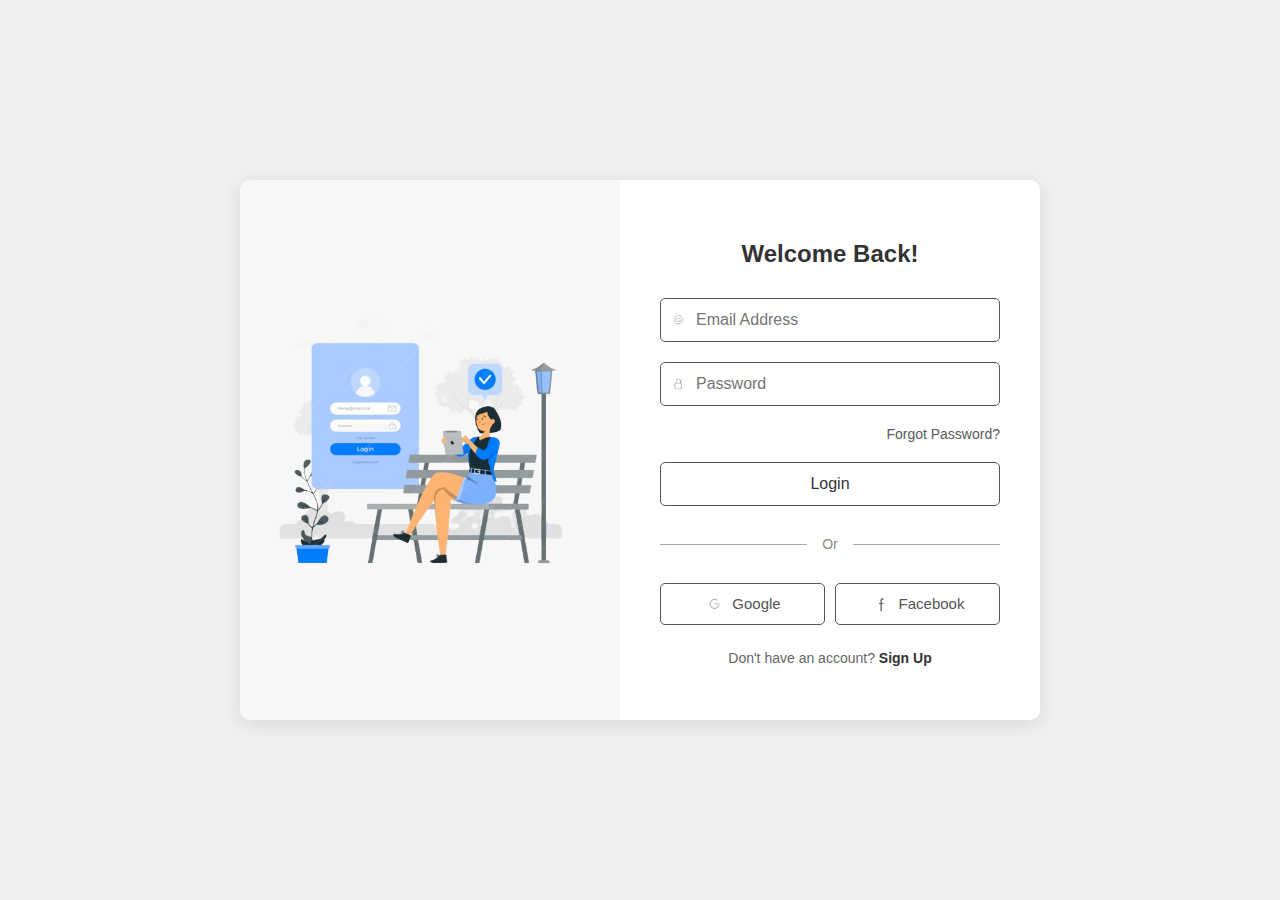
<file: index.html>
<!DOCTYPE html>
<html lang="id">
<head>
    <meta charset="UTF-8">
    <meta name="viewport" content="width=device-width, initial-scale=1.0">
    <title>Halaman Login - 30 Poin</title>
    <link rel="stylesheet" href="style.css">
</head>
<body>
    <div class="login-container">
        <div class="illustration-area">
            <div class="illustration-placeholder">
                <img src="assets/image/login_illustration.png" alt="Ilustrasi Halaman Login" class="login-illustration-image"> 
            </div>
        </div>

        <div class="login-form-area">
            <h2 class="welcome-text">Welcome Back!</h2>
            
            <form id="loginForm">
                <div class="input-group">
                    <img src="assets/image/iconemail.png" alt="Email Icon" class="input-icon"> 
                    <input type="email" id="email" placeholder="Email Address" required>
                </div>
                
                <div class="input-group">
                    <img src="assets/image/iconpassword.png" alt="Password Icon" class="input-icon">
                    <input type="password" id="password" placeholder="Password" required>
                </div>

                <a href="#" class="forgot-password">Forgot Password?</a>
                
                <button type="submit" class="login-button">Login</button>
            </form>

            <div class="separator">
                <hr class="line">
                <span class="or-text">Or</span>
                <hr class="line">
            </div>

            <div class="social-login">
                <button class="social-button google-button">
                    <img src="assets/image/iconggl.png" alt="Google Icon" class="social-icon"> Google
                </button>
                <button class="social-button facebook-button">
                    <img src="assets/image/iconfb.png" alt="Facebook Icon" class="social-icon"> Facebook
                </button>
            </div>

            <p class="signup-text">Don't have an account? <a href="#">Sign Up</a></p>
        </div>
    </div>


    <!-- 🔥 POPUP DARK MODE LOGIN (FINAL) -->
    <div id="loginPopup" class="popup-overlay">
        <div class="popup-box">
            <h3>Login Berhasil 🎉</h3>
            <p>Selamat datang di Dashboard</p>
            <button id="popupOk">Lanjut</button>
        </div>
    </div>


    <script>
        document.getElementById('loginForm').addEventListener('submit', function(event) {
            event.preventDefault(); 

            const email = document.getElementById('email').value.trim();
            const password = document.getElementById('password').value.trim();

            if (email === '' || password === '') {
                alert('Email dan Password tidak boleh kosong!');
            } else {

                // 🔥 TAMPILKAN POPUP DARK MODE
                document.getElementById("loginPopup").style.display = "flex";

                document.getElementById("popupOk").onclick = function() {
                    window.location.href = 'dashboard.html';
                };
            }
        });
    </script>
</body>
</html>
</file>
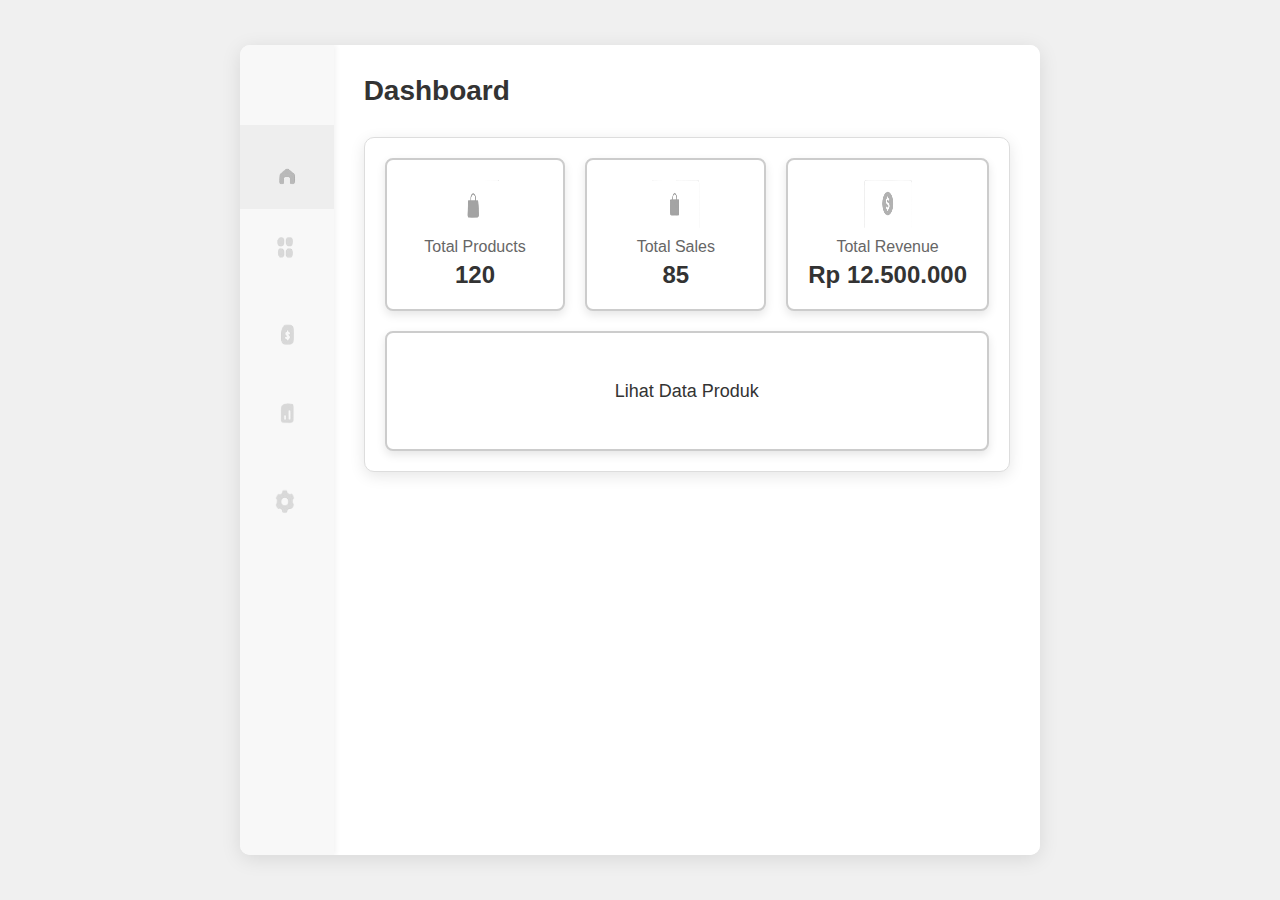
<file: dashboard.html>
<!DOCTYPE html>
<html lang="id">
<head>
    <meta charset="UTF-8">
    <meta name="viewport" content="width=device-width, initial-scale=1.0">
    <title>Dashboard - Universitas Harkat Negeri</title>
    <link rel="stylesheet" href="style.css">
</head>
<body>
    
    <div class="dashboard-wrapper">
        <div class="sidebar">
            <a href="#" class="active" title="Dashboard">
                <img src="assets/image/home.png" alt="Dashboard Icon" class="icon"/>
            </a>
            <a href="products.html" title="Data Produk">
                <img src="assets/image/dataproduk.png" alt="Products Icon" class="icon"/>
            </a>
            <a href="total-sales.html" title="Penjualan">
                 <img src="assets/image/penjualan.png" alt="Sales Icon" class="icon"/>
            </a>
            <a href="laporan.html" title="Laporan">
                <img src="assets/image/laporan.png" alt="Reports Icon" class="icon"/>
            </a>
            <a href="pengaturan.html" title="Pengaturan">
                <img src="assets/image/pengaturan.png" alt="Settings Icon" class="icon"/>
            </a>
        </div>

        <div class="main-content">
            <div class="header">
                <h1>Dashboard</h1>
            </div>

            <div class="main-container-box">
                
                <div class="summary-cards" id="summaryCards"></div>
                
                <div class="navigation-card-area">
                    <a href="products.html" class="navigation-card">
                        Lihat Data Produk
                    </a>
                </div>
            </div>
        </div>
    </div>

<script src="script.js"></script>

</body>
</html>
</file>
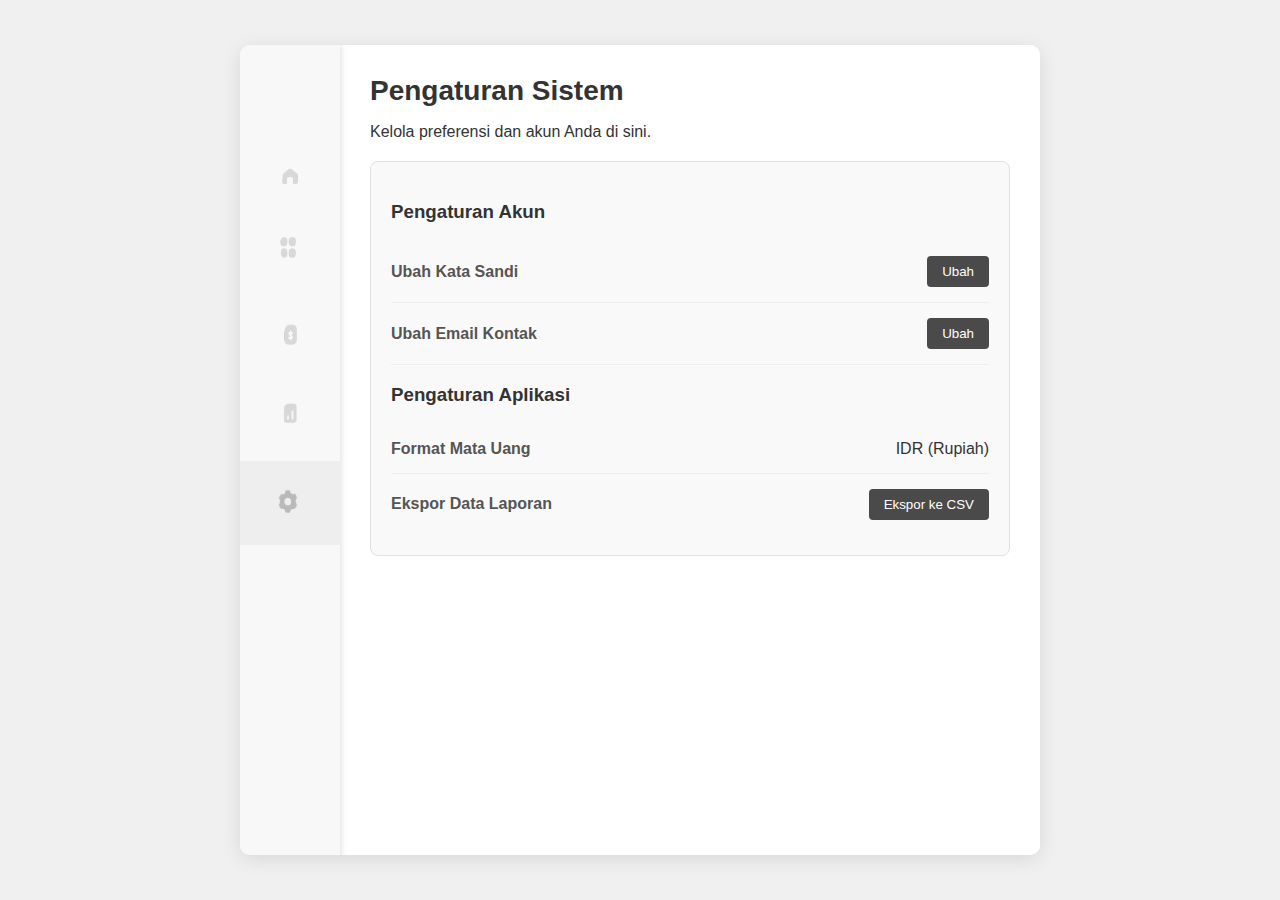
<file: pengaturan.html>
<!DOCTYPE html>
<html lang="id">
<head>
    <meta charset="UTF-8">
    <meta name="viewport" content="width=device-width, initial-scale=1.0">
    <title>Pengaturan Sistem - Universitas Harkat Negeri</title>
    <style>
        /* CSS UMUM */
        body { font-family: Arial, sans-serif; margin: 0; display: flex; justify-content: center; align-items: center; min-height: 100vh; color: #333; background-color: #f0f0f0; }
        .dashboard-wrapper { display: flex; width: 800px; height: 90vh; max-height: 900px; background-color: #fff; border-radius: 10px; box-shadow: 0 4px 20px rgba(0, 0, 0, 0.1); overflow: hidden; }
        
        /* SIDEBAR STYLES */
        .sidebar { width: 100px; background-color: #f8f8f8; box-shadow: 2px 0 5px rgba(0, 0, 0, 0.1); display: flex; flex-direction: column; align-items: center; padding-top: 80px; height: 100%; z-index: 10; }
        .sidebar a { padding: 2px 0; text-align: center; display: flex; justify-content: center; align-items: center; text-decoration: none; width: 100%; transition: background-color 0.3s; box-sizing: border-box; }
        .sidebar a:hover { background-color: #eeeeee; }
        .sidebar .icon { width: 80px; height: 80px; filter: grayscale(100%) opacity(0.5); transition: opacity 0.3s, filter 0.3s; }
        .sidebar a:hover .icon { opacity: 1; filter: none; }
        .sidebar a.active-link { background-color: #eeeeee; padding-top: 2px; padding-bottom: 2px; border-left: 5px solid #4a4a4a; margin-left: -5px; width: calc(100% + 5px); }
        .sidebar a.active-link .icon { filter: none; opacity: 1; }
        
        /* MAIN CONTENT & HEADER */
        .main-content { flex-grow: 1; padding: 30px; background-color: #fff; overflow-y: auto; }
        .header { margin-bottom: 20px; }
        .header h1 { font-size: 28px; font-weight: bold; color: #333; margin: 0; }

        /* Konten Pengaturan */
        .settings-container {
            margin-top: 20px;
            padding: 20px;
            background-color: #f9f9f9;
            border-radius: 8px;
            border: 1px solid #e0e0e0;
        }

        .setting-item {
            display: flex;
            justify-content: space-between;
            align-items: center;
            padding: 15px 0;
            border-bottom: 1px solid #eee;
        }

        .setting-item:last-child {
            border-bottom: none;
        }

        .setting-item label {
            font-weight: bold;
            color: #555;
        }

        .setting-item button {
            padding: 8px 15px;
            border: none;
            border-radius: 4px;
            cursor: pointer;
            background-color: #4a4a4a;
            color: white;
            transition: background-color 0.3s;
        }

        .setting-item button:hover {
            background-color: #333;
        }

        /* ================= MODAL GLOBAL ================ */
        .modal {
            position: fixed;
            top: 0; left: 0;
            width: 100%; height: 100%;
            background: rgba(0,0,0,0.35);
            display: none; /* Default hidden */
            justify-content: center;
            align-items: center;
            z-index: 9999;
        }

        .modal-box {
            background: white;
            width: 350px;
            padding: 22px;
            border-radius: 10px;
            box-shadow: 0 8px 20px rgba(0,0,0,0.25);
        }

        .modal-box label {
            display: block;
            margin-bottom: 4px;
            font-size: 14px;
            font-weight: bold;
            color: #555;
        }

        .modal-box input {
            width: 100%;
            padding: 10px;
            border: 1px solid #ccc;
            border-radius: 6px;
            margin-bottom: 12px;
        }

        .modal-box button {
            padding: 8px 15px;
            border: none;
            border-radius: 6px;
            cursor: pointer;
            font-weight: bold;
        }

        .cancel-btn { background: #ddd; margin-right: 5px; }
        .save-btn { background: #4a4a4a; color: white; }
    </style>
</head>
<body>

    <div class="dashboard-wrapper">
        
        <div class="sidebar">
            <a href="dashboard.html" title="Dashboard"> 
                <img src="assets/image/home.png" alt="Dashboard Icon" class="icon"/>
            </a>
            <a href="total-products.html" title="Data Produk">
                <img src="assets/image/dataproduk.png" alt="Products Icon" class="icon"/>
            </a>
            <a href="total-sales.html" title="Penjualan">
                <img src="assets/image/penjualan.png" alt="Sales Icon" class="icon"/>
            </a>
            <a href="laporan.html" title="Laporan"> 
                <img src="assets/image/laporan.png" alt="Reports Icon" class="icon"/>
            </a>
            <a href="pengaturan.html" class="active-link" title="Pengaturan"> 
                <img src="assets/image/pengaturan.png" alt="Settings Icon" class="icon"/>
            </a>
        </div>
        <div class="main-content">
            <div class="header">
                <h1>Pengaturan Sistem</h1> 
                <p>Kelola preferensi dan akun Anda di sini.</p>
            </div>
            
            <div class="settings-container">
                <h3>Pengaturan Akun</h3>
                <div class="setting-item">
                    <label>Ubah Kata Sandi</label>
                    <button onclick="openChangePasswordModal()">Ubah</button>
                </div>
                <div class="setting-item">
                    <label>Ubah Email Kontak</label>
                    <button onclick="openChangeEmailModal()">Ubah</button>
                </div>

                <h3>Pengaturan Aplikasi</h3>
                <div class="setting-item">
                    <label>Format Mata Uang</label>
                    <span>IDR (Rupiah)</span>
                </div>
                <div class="setting-item">
                    <label>Ekspor Data Laporan</label>
                    <button onclick="exportData()">Ekspor ke CSV</button>
                </div>
            </div>

        </div>
    </div>

    <div id="passwordModal" class="modal">
        <div class="modal-box">
            <h3>Ubah Kata Sandi</h3>
            
            <label for="oldPass">Kata Sandi Lama</label>
            <input id="oldPass" type="password">
            
            <label for="newPass">Kata Sandi Baru</label>
            <input id="newPass" type="password">

            <label for="confirmPass">Konfirmasi Kata Sandi Baru</label>
            <input id="confirmPass" type="password">

            <div style="text-align:right; margin-top: 15px;">
                <button class="cancel-btn" onclick="closePasswordModal()">Batal</button>
                <button class="save-btn" onclick="savePassword()">Simpan</button>
            </div>
        </div>
    </div>

    <div id="emailModal" class="modal">
        <div class="modal-box">
            <h3>Ubah Email Kontak</h3>
            
            <label for="currentEmail">Email Saat Ini</label>
            <input id="currentEmail" type="email" value="admin@uharkatnegeri.ac.id" disabled>
            
            <label for="newEmail">Email Baru</label>
            <input id="newEmail" type="email">

            <div style="text-align:right; margin-top: 15px;">
                <button class="cancel-btn" onclick="closeEmailModal()">Batal</button>
                <button class="save-btn" onclick="saveEmail()">Simpan</button>
            </div>
        </div>
    </div>

    <script>
        // Fungsi Modal Kata Sandi
        function openChangePasswordModal() {
            document.getElementById("passwordModal").style.display = "flex";
        }

        function closePasswordModal() {
            document.getElementById("passwordModal").style.display = "none";
        }

        function savePassword() {
            closePasswordModal();
            alert("Kata sandi berhasil diperbarui (Simulasi).");
        }
        
        // Fungsi Modal Email
        function openChangeEmailModal() {
            document.getElementById("emailModal").style.display = "flex";
        }

        function closeEmailModal() {
            document.getElementById("emailModal").style.display = "none";
        }

        function saveEmail() {
            const newEmail = document.getElementById("newEmail").value;
            if (newEmail.trim() === "") {
                alert("Email baru tidak boleh kosong.");
                return;
            }
            closeEmailModal();
            alert(`Email berhasil diubah menjadi ${newEmail} (Simulasi).`);
        }

        // Fungsi Ekspor Data
        function exportData() {
            // Simulasi animasi/feedback untuk Ekspor
            const exportButton = event.target;
            const originalText = exportButton.textContent;
            
            exportButton.textContent = "Mengekspor...";
            exportButton.disabled = true;

            setTimeout(() => {
                alert("File laporan telah berhasil diunduh (Simulasi Unduhan CSV).");
                exportButton.textContent = originalText;
                exportButton.disabled = false;
            }, 1500); // Simulasi waktu proses 1.5 detik
        }
    </script>

</body>
</html>
</file>
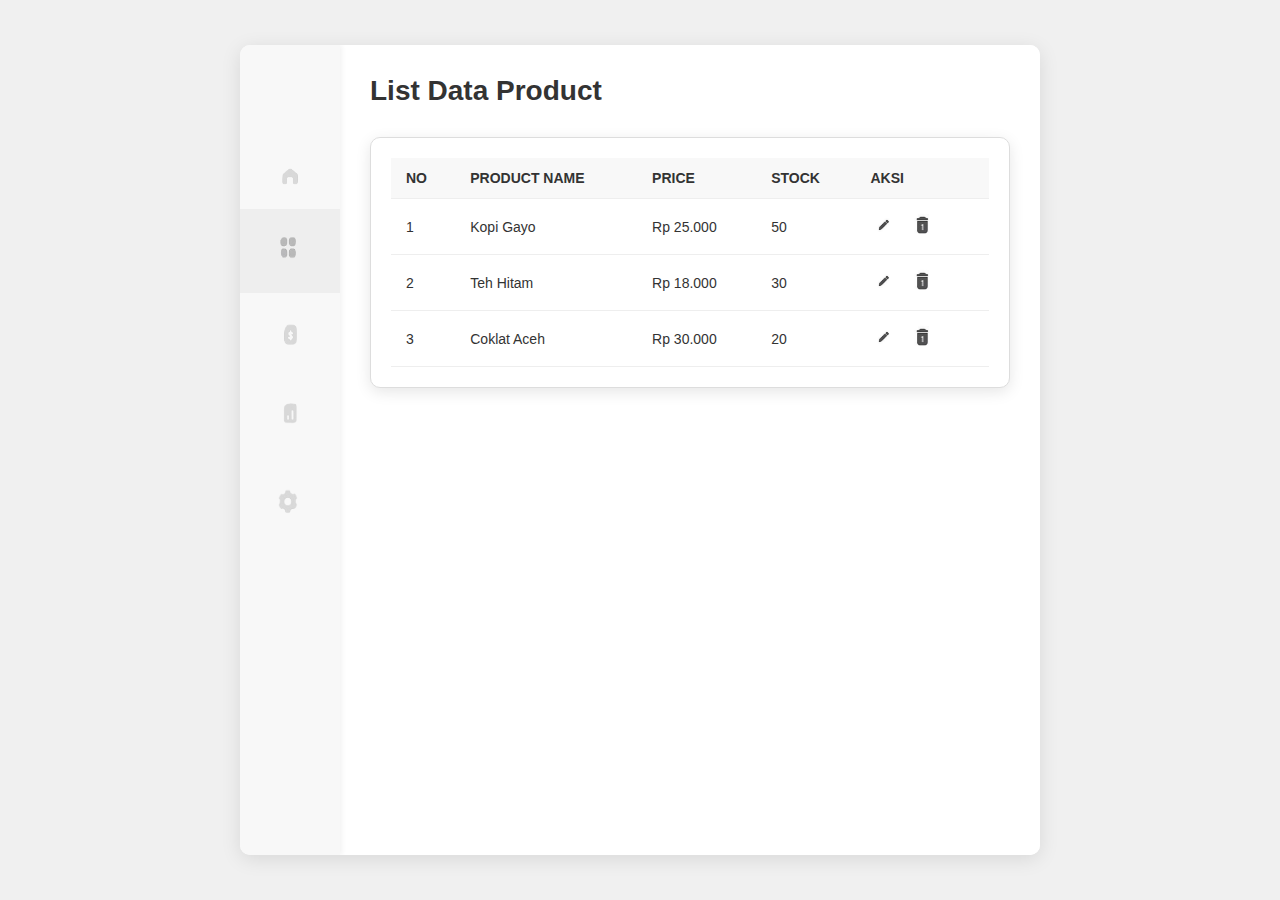
<file: products.html>
<!DOCTYPE html>
<html lang="id">
<head>
    <meta charset="UTF-8">
    <meta name="viewport" content="width=device-width, initial-scale=1.0">
    <title>Data Produk - Universitas Harkat Negeri</title>
    <link rel="stylesheet" href="style.css">
</head>
<body>
    
    <div class="products-wrapper">
        <div class="sidebar">
            <a href="dashboard.html" title="Dashboard"><img src="assets/image/home.png" class="icon"></a>
            <a href="products.html" class="active" title="Data Produk"><img src="assets/image/dataproduk.png" class="icon"></a>
            <a href="total-sales.html" title="Penjualan"><img src="assets/image/penjualan.png" class="icon"></a>
            <a href="laporan.html" title="Laporan"><img src="assets/image/laporan.png" class="icon"></a>
            <a href="#" title="Pengaturan"><img src="assets/image/pengaturan.png" class="icon"></a>
        </div>

        <div class="main-content">
            <div class="header"><h1>List Data Product</h1></div>

            <div class="main-container-box">
                <table class="product-table">
                    <thead>
                        <tr>
                            <th>No</th>
                            <th>Product Name</th>
                            <th>Price</th>
                            <th>Stock</th>
                            <th>Aksi</th>
                        </tr>
                    </thead>
                    <tbody id="productTableBody"></tbody>
                </table>
            </div>
        </div>
    </div> 

    <div id="editModal" class="modal">
        <div class="modal-box">
            <h3>Edit Produk</h3>

            <label for="editName">Nama Produk</label>
            <input id="editName" type="text">

            <label for="editPrice">Harga</label>
            <input id="editPrice" type="number">

            <label for="editStock">Stok</label>
            <input id="editStock" type="number">

            <div style="text-align:right;">
                <button class="cancel-btn" onclick="closeEdit()">Batal</button>
                <button class="save-btn" onclick="saveEdit()">Simpan</button>
            </div>
        </div>
    </div>

    <div id="deleteModal" class="modal">
        <div class="modal-box">
            <h3>Hapus Produk</h3>
            <p id="deleteText"></p>

            <div style="text-align:right;">
                <button class="cancel-btn" onclick="closeDelete()">Batal</button>
                <button class="delete-btn" onclick="confirmDelete()">Hapus</button>
            </div>
        </div>
    </div>

    <script src="script.js"></script>

</body>
</html>
</file>
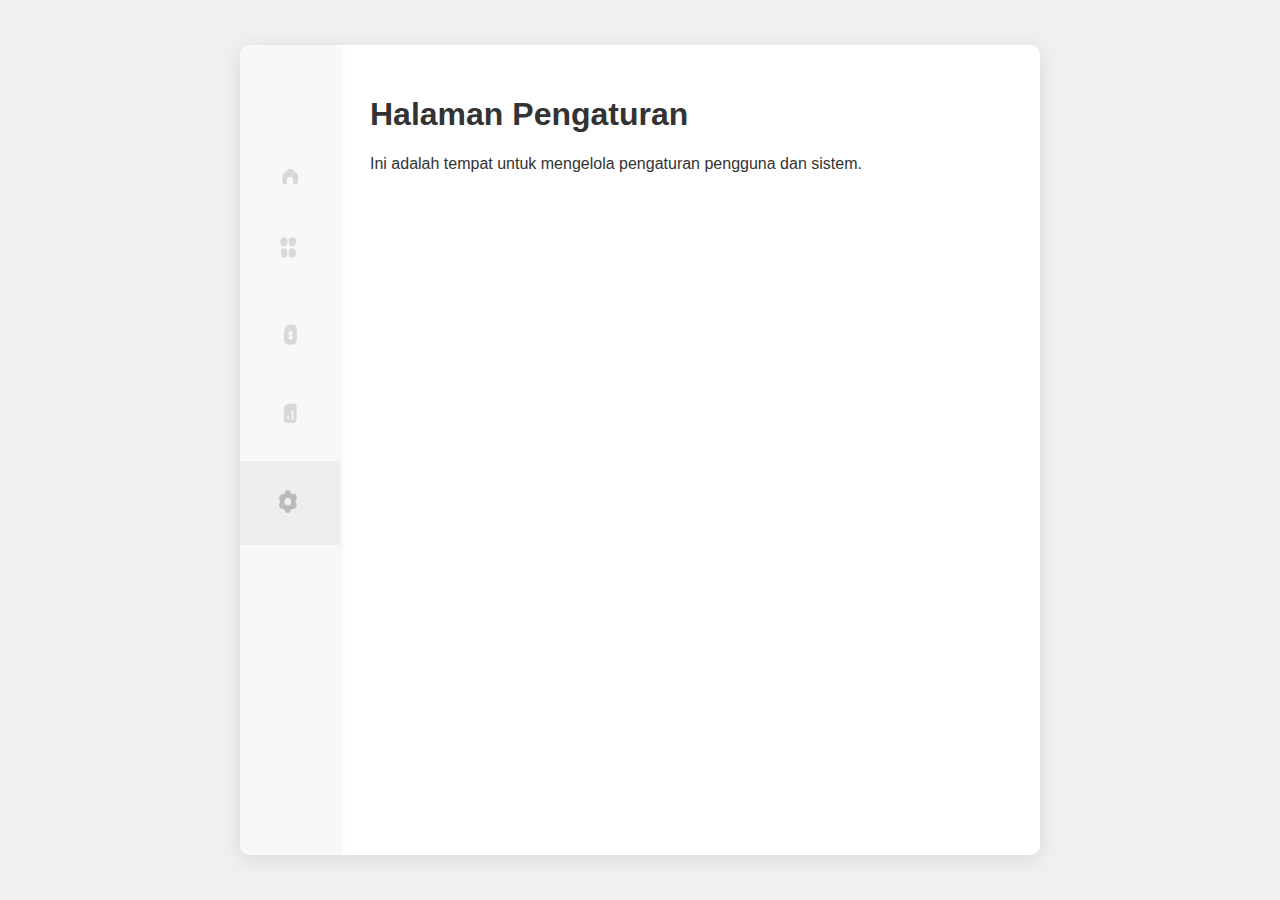
<file: setings.html>
<!DOCTYPE html>
<html lang="id">
<head>
    <meta charset="UTF-8">
    <meta name="viewport" content="width=device-width, initial-scale=1.0">
    <title>Pengaturan</title>
    <link rel="stylesheet" href="style.css"> 
    <style> /* Tambahkan ulang semua tag <style> dari dashboard.html di sini untuk styling yang sama */ </style>
</head>
<body>
    <div class="dashboard-wrapper">
        <div class="sidebar">
            <a href="dashboard.html" title="Dashboard">
                <img src="assets/image/home.png" alt="Dashboard Icon" class="icon"/>
            </a>
            <a href="products.html" title="Data Produk">
                <img src="assets/image/dataproduk.png" alt="Products Icon" class="icon"/>
            </a>
            <a href="sales.html" title="Penjualan">
                <img src="assets/image/penjualan.png" alt="Sales Icon" class="icon"/>
            </a>
            <a href="reports.html" title="Laporan">
                <img src="assets/image/laporan.png" alt="Reports Icon" class="icon"/>
            </a>
            <a href="settings.html" class="active" title="Pengaturan"> <img src="assets/image/pengaturan.png" alt="Settings Icon" class="icon"/>
            </a>
        </div>
        <div class="main-content">
            <h1>Halaman Pengaturan</h1>
            <p>Ini adalah tempat untuk mengelola pengaturan pengguna dan sistem.</p>
        </div>
    </div>
</body>
</html>
</file>
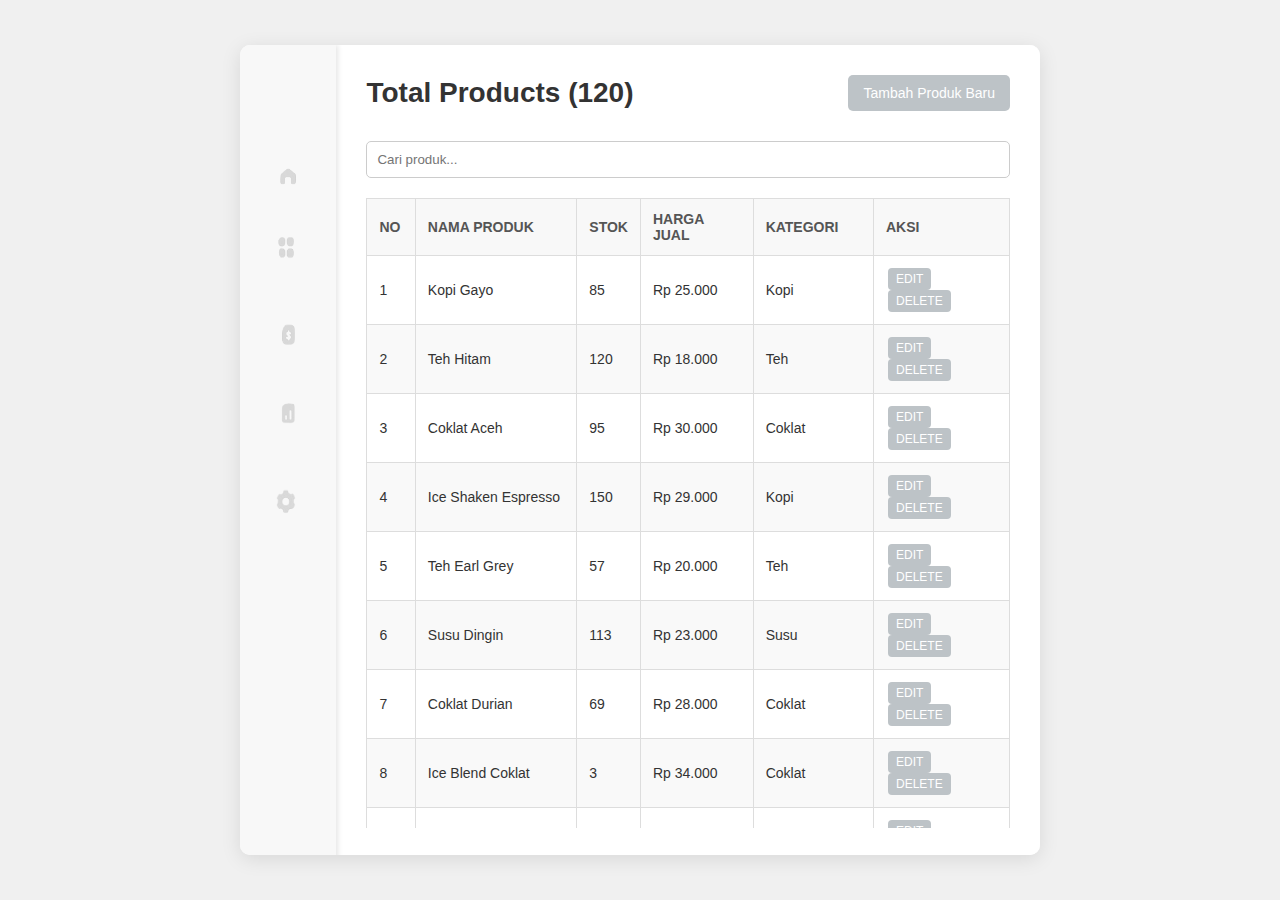
<file: total-products.html>
<!DOCTYPE html>
<html lang="id">
<head>
    <meta charset="UTF-8">
    <meta name="viewport" content="width=device-width, initial-scale=1.0">
    <title>Total Products - Universitas Harkat Negeri</title>
    <style>
        /* CSS DARI KODE SEBELUMNYA TIDAK BERUBAH */
        body {
            font-family: Arial, sans-serif;
            margin: 0;
            display: flex;
            justify-content: center; 
            align-items: center;
            min-height: 100vh; 
            color: #333;
            background-color: #f0f0f0; 
        }

        .dashboard-wrapper {
            display: flex;
            width: 800px; 
            height: 90vh; 
            max-height: 900px; 
            background-color: #fff;
            border-radius: 10px;
            box-shadow: 0 4px 20px rgba(0, 0, 0, 0.1);
            overflow: hidden; 
        }
        
        /* SIDEBAR (Tanpa Sorotan) */
        .sidebar {
            width: 100px;
            background-color: #f8f8f8; 
            box-shadow: 2px 0 5px rgba(0, 0, 0, 0.1); 
            display: flex;
            flex-direction: column;
            align-items: center;
            padding-top: 80px; 
            position: static; 
            height: 100%;
            z-index: 10;
        }

        .sidebar a {
            padding: 2px 0; 
            text-align: center;
            display: flex;
            justify-content: center;
            align-items: center;
            text-decoration: none;
            width: 100%;
            transition: background-color 0.3s;
            box-sizing: border-box; 
        }
        
        .sidebar a:hover {
            background-color: #eeeeee; 
        }

        .sidebar .icon {
            width: 80px; 
            height: 80px;
            filter: grayscale(100%) opacity(0.5); 
            transition: opacity 0.3s, filter 0.3s;
        }
        
        .sidebar a:hover .icon {
            opacity: 1; 
            filter: none; 
        }

        .sidebar a.active-link {
            background-color: #eeeeee; 
            padding-top: 2px; 
            padding-bottom: 2px; 
            border-left: 5px solid #4a4a4a; 
            margin-left: -5px;
            width: calc(100% + 5px); 
        }
        
        .sidebar a.active-link .icon {
            filter: none; 
            opacity: 1; 
        }
        /* END SIDEBAR */

        /* MAIN CONTENT */
        .main-content {
            flex-grow: 1;
            padding: 30px;
            background-color: #fff; 
            overflow-y: auto; 
            box-shadow: none; 
        }
        
        .header {
            margin-bottom: 30px;
            /* DIUBAH: Mengatur header agar bisa menampung tombol di kanan */
            display: flex; 
            justify-content: space-between;
            align-items: center;
        }

        .header h1 {
            font-size: 28px;
            font-weight: bold;
            color: #333;
            margin: 0;
        }

        /* CONTENT BARU UNTUK HALAMAN DETAIL */
        .main-content-area {
            padding: 0;
            background: none;
            box-shadow: none;
        }

        /* Search input */
        .search-container {
            margin-bottom: 20px;
        }
        
        .search-container input {
            width: 100%; 
            padding: 10px;
            border-radius: 5px;
            border: 1px solid #ccc;
            box-sizing: border-box; 
        }

        /* TABLE STYLING */
        table {
            width: 100%;
            border-collapse: collapse;
            margin-top: 0; 
            border: 1px solid #ddd; 
        }

        th, td {
            padding: 12px;
            border: 1px solid #ddd; 
            text-align: left;
            font-size: 14px;
        }

        th {
            background: #f8f8f8;
            font-weight: bold;
            color: #555;
            text-transform: uppercase;
        }

        tr:nth-child(even) {
            background-color: #f9f9f9;
        }

        /* Button Styling */
        .btn {
            padding: 4px 8px; 
            font-size: 12px; 
            font-weight: 500;
            text-transform: uppercase;
            border-radius: 4px;
            cursor: pointer;
            border: none;
            color: black; /* Diubah: Warna teks menjadi hitam agar terlihat di latar abu-abu */
            margin: 0 2px; 
            background: #bdc3c7; /* Diubah: Abu Terang untuk Edit/Delete */
        }

        /* Kelas .edit dan .delete tidak perlu lagi mendefinisikan background */
        .edit {
             /* background: #2ecc71;  Hijau */
             /* background: #bdc3c7; */
             color: white; /* Biarkan teks putih untuk kontras yang lebih baik pada abu terang */
        }

        .delete {
             /* background: #e74c3c;  Merah */
             /* background: #bdc3c7; */
             color: white; /* Biarkan teks putih untuk kontras yang lebih baik pada abu terang */
        }
        
        /* Scroll area untuk tabel */
        .scroll-area {
            max-height: calc(90vh - 180px); 
            overflow-y: auto;
        }

        /* --- CSS BARU UNTUK MODAL TAMBAH PRODUK --- */
        .add-product-btn {
            background-color: #bdc3c7; /* Diubah: Abu Terang */
            color: white;
            padding: 10px 15px;
            border: none;
            border-radius: 5px;
            cursor: pointer;
            font-size: 14px;
            transition: background-color 0.3s;
        }

        .add-product-btn:hover {
            background-color: #95a5a6; /* Diubah: Abu Sedikit Lebih Gelap untuk hover */
        }
        
        .modal {
            display: none; 
            position: fixed; 
            z-index: 20; 
            left: 0;
            top: 0;
            width: 100%; 
            height: 100%; 
            overflow: auto; 
            background-color: rgba(0,0,0,0.4); 
            padding-top: 60px;
        }

        .modal-content {
            background-color: #fefefe;
            margin: 5% auto; 
            padding: 20px;
            border: 1px solid #888;
            width: 80%; 
            max-width: 400px;
            border-radius: 8px;
            box-shadow: 0 5px 15px rgba(0,0,0,0.3);
        }

        .close-btn {
            color: #aaa;
            float: right;
            font-size: 28px;
            font-weight: bold;
        }

        .close-btn:hover,
        .close-btn:focus {
            color: #000;
            text-decoration: none;
            cursor: pointer;
        }

        .form-group {
            margin-bottom: 15px;
        }

        .form-group label {
            display: block;
            margin-bottom: 5px;
            font-weight: bold;
        }

        .form-group input, .form-group select {
            width: 100%;
            padding: 8px;
            border: 1px solid #ccc;
            border-radius: 4px;
            box-sizing: border-box;
        }

        .form-submit-btn {
            background-color: #bdc3c7; /* Diubah: Abu Terang */
            color: white;
            padding: 10px 15px;
            border: none;
            border-radius: 5px;
            cursor: pointer;
            width: 100%;
            font-size: 16px;
        }

        .form-submit-btn:hover {
            background-color: #95a5a6; /* Diubah: Abu Sedikit Lebih Gelap untuk hover */
        }
    </style>
</head>
<body>

    <div class="dashboard-wrapper">
        <div class="sidebar">
            <a href="dashboard.html" title="Dashboard"> 
                <img src="assets/image/home.png" alt="Dashboard Icon" class="icon"/>
            </a>
            <a href="products.html" title="Data Produk"> 
                <img src="assets/image/dataproduk.png" alt="Products Icon" class="icon"/>
            </a>
            <a href="penjualan.html" title="Penjualan">
                <img src="assets/image/penjualan.png" alt="Sales Icon" class="icon"/>
            </a>
            <a href="laporan.html" title="Laporan">
                <img src="assets/image/laporan.png" alt="Reports Icon" class="icon"/>
            </a>
            <a href="pengaturan.html" title="Pengaturan">
                <img src="assets/image/pengaturan.png" alt="Settings Icon" class="icon"/>
            </a>
        </div>

        <div class="main-content">
            <div class="header">
                <h1 id="totalProductsHeader">Total Products (120)</h1> 
                <button id="addProductBtn" class="add-product-btn">Tambah Produk Baru</button>
            </div>

            <div class="main-content-area">

                <div class="search-container">
                    <input type="text" id="search" placeholder="Cari produk...">
                </div>

                <div class="scroll-area">
                    <table id="productsTable">
                        <thead>
                            <tr>
                                <th>No</th>
                                <th>Nama Produk</th>
                                <th>Stok</th>
                                <th>Harga Jual</th>
                                <th>Kategori</th>
                                <th>Aksi</th>
                            </tr>
                        </thead>
                        <tbody>
                            </tbody>
                    </table>
                </div>
            </div>
        </div>
    </div>

    <div id="addProductModal" class="modal">
        <div class="modal-content">
            <span class="close-btn">&times;</span>
            <h2>Tambah Produk Baru</h2>
            <form id="productForm">
                <div class="form-group">
                    <label for="productName">Nama Produk:</label>
                    <input type="text" id="productName" name="productName" required>
                </div>
                <div class="form-group">
                    <label for="productStock">Stok:</label>
                    <input type="number" id="productStock" name="productStock" required min="0">
                </div>
                <div class="form-group">
                    <label for="productPrice">Harga Jual (Rupiah):</label>
                    <input type="number" id="productPrice" name="productPrice" required min="1000">
                </div>
                <div class="form-group">
                    <label for="productCategory">Kategori:</label>
                    <select id="productCategory" name="productCategory" required>
                        <option value="Kopi">Kopi</option>
                        <option value="Teh">Teh</option>
                        <option value="Susu">Susu</option>
                        <option value="Coklat">Coklat</option>
                        <option value="Jus & Smoothie">Jus & Smoothie</option>
                        <option value="Minuman Segar">Minuman Segar</option>
                        <option value="Lainnya">Lainnya</option>
                    </select>
                </div>
                <button type="submit" class="form-submit-btn">Simpan Produk</button>
            </form>
        </div>
    </div>
    <script>
    const tableBody = document.getElementById("productsTable").getElementsByTagName('tbody')[0];
    const headerTitle = document.getElementById('totalProductsHeader');
    
    // Inisialisasi counter dan total produk dari kode asli
    let TOTAL_PRODUCTS = 120;
    let counter = 1;

    // --- FUNGSI ASLI (TIDAK BERUBAH) ---
    function formatRupiah(number) {
        return new Intl.NumberFormat('id-ID', {
            style: 'currency',
            currency: 'IDR',
            minimumFractionDigits: 0
        }).format(number);
    }
    
    function shuffleArray(array) {
        for (let i = array.length - 1; i > 0; i--) {
            const j = Math.floor(Math.random() * (i + 1));
            [array[i], array[j]] = [array[j], array[i]];
        }
    }

    const logicalProducts = [
        { category: "Kopi", names: ["Kopi Latte", "Cappuccino", "Espresso", "Kopi Susu Gula Aren", "Americano", "Macchiato", "Piccolo", "Affogato", "Mocha Latte", "Kopi Hitam", "Kopi Lemon", "Kopi Karamel", "Kopi Vanilla", "Kopi Hazelnut", "Espresso Tonic", "Ice Shaken Espresso", "Cold Brew", "Flat White", "Gibraltar", "Lungo", "Ristretto", "Kopi Blend", "Kopi Rempah", "Kopi Pandan", "Kopi Kelapa"], priceRange: [20000, 35000] },
        { category: "Teh", names: ["Es Teh Manis", "Teh Lemon", "Es Teh Leci", "Teh Tarik", "Matcha Latte", "Es Thai Tea", "Teh Oolong", "Teh Hijau", "Teh Rosela", "Teh Jahe", "Teh Madu", "Es Teh Peach", "Teh Earl Grey", "Teh Mint", "Teh Rempah", "Teh Susu", "Teh Original", "Teh Hitam Pekat", "Teh Herbal", "Teh Kombucha"], priceRange: [15000, 25000] },
        { category: "Susu", names: ["Susu Vanilla", "Susu Coklat", "Susu Full Cream", "Susu Madu", "Susu Kurma", "Susu Almond", "Susu Kedelai", "Susu Dingin", "Susu Panas", "Susu Karamel", "Susu Tiramisu", "Susu Matcha", "Susu Taro", "Susu Mint", "Susu Strawberry"], priceRange: [18000, 28000] },
        { category: "Coklat", names: ["Coklat Panas", "Ice Blend Coklat", "Coklat Hazelnut", "Coklat Mint", "Coklat Swiss", "Coklat Belgia", "Coklat Klasik", "Coklat Susu", "Coklat Karamel", "Coklat Pedas", "Coklat Alpukat", "Coklat Durian", "Coklat Original", "Coklat Spesial", "Coklat Hitam"], priceRange: [25000, 38000] },
        { category: "Jus & Smoothie", names: ["Jus Mangga", "Jus Alpukat", "Jus Jeruk", "Smoothie Strawberry", "Smoothie Pisang", "Smoothie Buah Naga", "Jus Nanas", "Jus Tomat", "Jus Wortel", "Smoothie Mangga"], priceRange: [22000, 32000] },
        { category: "Minuman Segar", names: ["Air Mineral", "Soda Lemon", "Mocktail Sunset", "Ice Blend Taro", "Ice Blend Vanilla", "Ice Blend Red Velvet", "Air Kelapa Murni", "Jus Apel", "Jus Semangka", "Es Krim Soda", "Sirup Leci", "Sirup Markisa", "Minuman Rempah", "Minuman Energi", "Soda Susu", "Squash Jeruk", "Squash Leci", "Jus Kiwi", "Jus Anggur", "Air Hangat", "Air Dingin", "Lemonade", "Mojito Klasik", "Mojito Leci", "Sparkling Water", "Infused Water Lemon", "Infused Water Berry", "Sirup Mawar", "Soda Gembira", "Minuman Ginseng", "Jus Jambu", "Jus Melon", "Jus Belimbing", "Minuman Beras Kencur", "Es Cendol"], priceRange: [8000, 35000] }
    ];

    function getAllUniqueBeverageProducts() {
        let allProducts = [];
        logicalProducts.forEach(cat => {
            cat.names.forEach(name => {
                const minPrice = cat.priceRange[0];
                const maxPrice = cat.priceRange[1];
                const price = Math.round((Math.random() * (maxPrice - minPrice) + minPrice) / 1000) * 1000;
                
                allProducts.push({
                    name: name,
                    category: cat.category,
                    price: price,
                    stock: Math.floor(Math.random() * 150) + 1 
                });
            });
        });
        shuffleArray(allProducts); 
        return allProducts;
    }

    // Fungsi untuk menambah baris produk ke tabel (DIUBAH agar bisa dipanggil dari form)
    function addProductRow(product) {
        let row = tableBody.insertRow();
        // Nomor urut diambil dari jumlah total baris + 1
        const rowNumber = tableBody.rows.length; 
        
        row.innerHTML = `
            <td>${rowNumber}</td>
            <td>${product.name}</td>
            <td>${product.stock}</td>
            <td>${formatRupiah(product.price)}</td>
            <td>${product.category}</td>
            <td>
                <button class="btn edit">Edit</button>
                <button class="btn delete">Delete</button>
            </td>
        `;

        // Update TOTAL_PRODUCTS dan header
        TOTAL_PRODUCTS = rowNumber;
        headerTitle.textContent = `Total Products (${TOTAL_PRODUCTS})`;
    }

    // --- PENGISIAN DATA AWAL (120 PRODUK) ---
    const requiredProducts = [
        {name: "Kopi Gayo", stock: 85, price: 25000, category: "Kopi"},      
        {name: "Teh Hitam", stock: 120, price: 18000, category: "Teh"},      
        {name: "Coklat Aceh", stock: 95, price: 30000, category: "Coklat"},  
    ];

    requiredProducts.forEach(p => {
        let row = tableBody.insertRow();
        row.innerHTML = `
            <td>${counter++}</td>
            <td>${p.name}</td>
            <td>${p.stock}</td>
            <td>${formatRupiah(p.price)}</td>
            <td>${p.category}</td>
            <td>
                <button class="btn edit">Edit</button>
                <button class="btn delete">Delete</button>
            </td>
        `;
    });
    
    let availableProducts = getAllUniqueBeverageProducts();
    const requiredNames = requiredProducts.map(p => p.name);
    availableProducts = availableProducts.filter(p => !requiredNames.includes(p.name));

    const productsToGenerate = availableProducts.slice(0, TOTAL_PRODUCTS - requiredProducts.length);
    
    productsToGenerate.forEach(p => {
        let row = tableBody.insertRow();
        
        row.innerHTML = `
            <td>${counter++}</td>
            <td>${p.name}</td>
            <td>${p.stock}</td>
            <td>${formatRupiah(p.price)}</td>
            <td>${p.category}</td>
            <td>
                <button class="btn edit">Edit</button>
                <button class="btn delete">Delete</button>
            </td>
        `;
    });


    // Fungsi pencarian
    document.getElementById("search").addEventListener("keyup", function() {
        let keyword = this.value.toLowerCase();
        let rows = tableBody.getElementsByTagName("tr");

        for (let i = 0; i < rows.length; i++) {
            if (rows[i].parentNode.tagName.toLowerCase() === 'thead') continue; 
            
            let text = rows[i].innerText.toLowerCase();
            rows[i].style.display = text.includes(keyword) ? "" : "none";
        }
    });

    // --- FUNGSI BARU UNTUK MODAL DAN TAMBAH PRODUK ---
    const modal = document.getElementById("addProductModal");
    const btn = document.getElementById("addProductBtn");
    const span = document.getElementsByClassName("close-btn")[0];
    const form = document.getElementById("productForm");

    // 1. Membuka modal ketika tombol diklik
    btn.onclick = function() {
        modal.style.display = "block";
    }

    // 2. Menutup modal ketika (x) diklik
    span.onclick = function() {
        modal.style.display = "none";
        form.reset(); 
    }

    // 3. Menutup modal ketika di luar area modal diklik
    window.onclick = function(event) {
        if (event.target == modal) {
            modal.style.display = "none";
            form.reset();
        }
    }

    // 4. Menangani submit form
    form.addEventListener('submit', function(event) {
        event.preventDefault(); 

        const newProduct = {
            name: document.getElementById('productName').value,
            stock: parseInt(document.getElementById('productStock').value),
            price: parseInt(document.getElementById('productPrice').value),
            category: document.getElementById('productCategory').value
        };

        // Tambahkan produk baru ke tabel dan update header
        addProductRow(newProduct); 

        // Tutup modal dan reset form
        modal.style.display = "none";
        form.reset();
        alert(`Produk "${newProduct.name}" berhasil ditambahkan! Total produk sekarang adalah ${TOTAL_PRODUCTS}!`);
    });
</script>

</body>
</html>
</file>
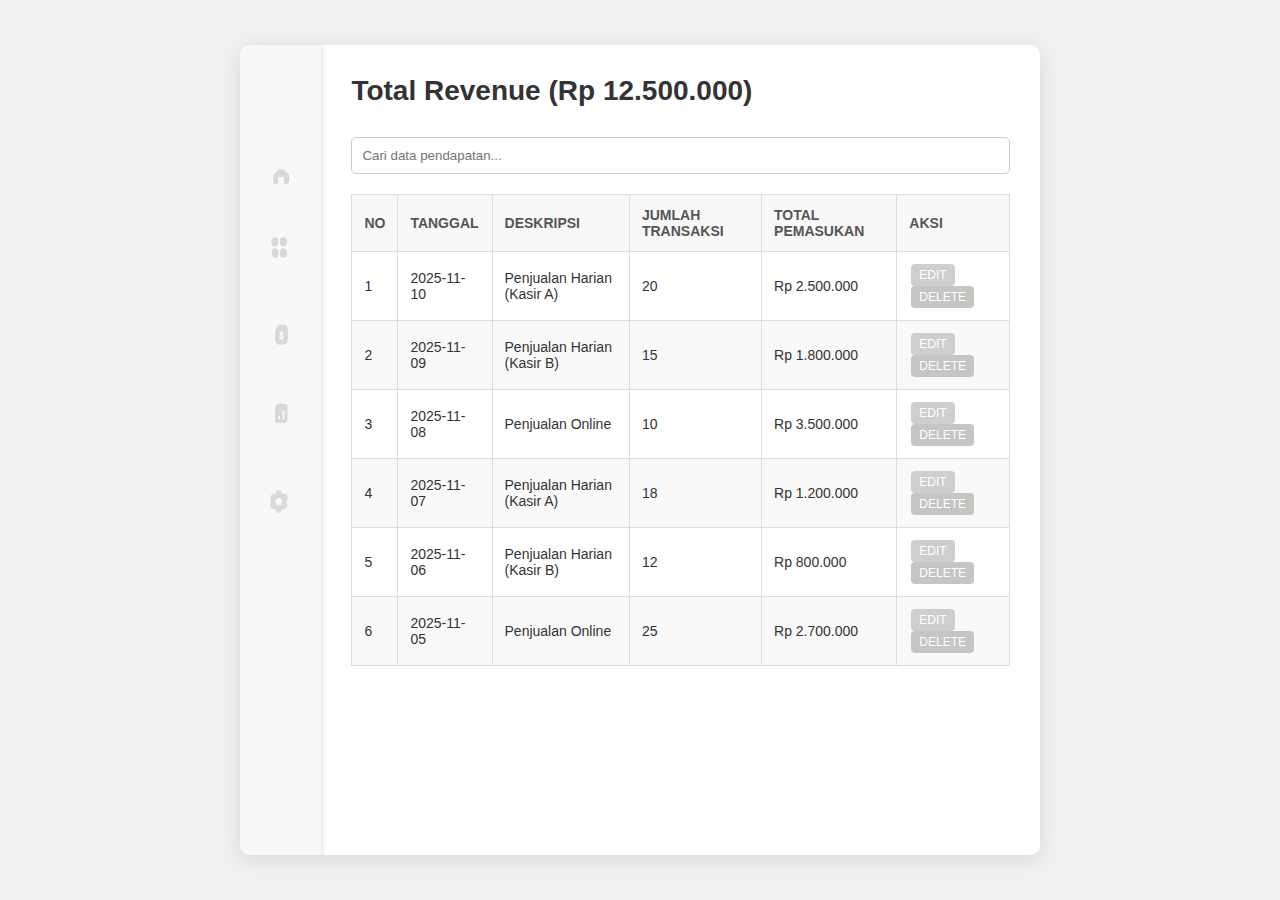
<file: total-revenue.html>
<!DOCTYPE html>
<html lang="id">
<head>
    <meta charset="UTF-8">
    <meta name="viewport" content="width=device-width, initial-scale=1.0">
    <title>Total Revenue - Universitas Harkat Negeri</title>
    <style>
        /* CSS yang DIADAPTASI dari Dashboard Utama (Sama persis dengan total-sales.html) */
        body {
            font-family: Arial, sans-serif;
            margin: 0;
            display: flex;
            justify-content: center; 
            align-items: center;
            min-height: 100vh; 
            color: #333;
            background-color: #f0f0f0; 
        }

        .dashboard-wrapper {
            display: flex;
            width: 800px; 
            height: 90vh; 
            max-height: 900px; 
            background-color: #fff;
            border-radius: 10px;
            box-shadow: 0 4px 20px rgba(0, 0, 0, 0.1);
            overflow: hidden; 
        }
        
        /* SIDEBAR */
        .sidebar {
            width: 100px;
            background-color: #f8f8f8; 
            box-shadow: 2px 0 5px rgba(0, 0, 0, 0.1); 
            display: flex;
            flex-direction: column;
            align-items: center;
            padding-top: 80px; 
            position: static; 
            height: 100%;
            z-index: 10;
        }

        .sidebar a {
            padding: 2px 0; 
            text-align: center;
            display: flex;
            justify-content: center;
            align-items: center;
            text-decoration: none;
            width: 100%;
            transition: background-color 0.3s;
            box-sizing: border-box; 
        }
        
        .sidebar a:hover {
            background-color: #eeeeee; 
        }

        .sidebar .icon {
            width: 80px; 
            height: 80px;
            filter: grayscale(100%) opacity(0.5); 
            transition: opacity 0.3s, filter 0.3s;
        }
        
        .sidebar a:hover .icon {
            opacity: 1; 
            filter: none; 
        }

        /* Kelas active-link Dihapus atau Di-nonaktifkan di sini untuk Total Revenue */
        .sidebar a.active-link {
            /* Menonaktifkan styling aktif */
            background-color: transparent; 
            border-left: none; 
            margin-left: 0;
            width: 100%; 
        }
        
        .sidebar a.active-link .icon {
            /* Menonaktifkan efek filter */
            filter: grayscale(100%) opacity(0.5); 
            opacity: 0.5;
        }
        /* END SIDEBAR */

        /* MAIN CONTENT */
        .main-content {
            flex-grow: 1;
            padding: 30px;
            background-color: #fff; 
            overflow-y: auto; 
            box-shadow: none; 
        }
        
        .header {
            margin-bottom: 30px;
        }

        .header h1 {
            font-size: 28px;
            font-weight: bold;
            color: #333;
            margin: 0;
        }

        /* CONTENT BARU UNTUK HALAMAN DETAIL */
        
        .main-content-area {
            padding: 0;
            background: none;
            box-shadow: none;
        }

        /* Search input */
        .search-container {
            margin-bottom: 20px;
        }
        
        .search-container input {
            width: 100%; 
            padding: 10px;
            border-radius: 5px;
            border: 1px solid #ccc;
            box-sizing: border-box; 
        }

        /* TABLE STYLING */
        table {
            width: 100%;
            border-collapse: collapse;
            margin-top: 0; 
            border: 1px solid #ddd; 
        }

        th, td {
            padding: 12px;
            border: 1px solid #ddd; 
            text-align: left;
            font-size: 14px;
        }

        th {
            background: #f8f8f8;
            font-weight: bold;
            color: #555;
            text-transform: uppercase;
        }

        tr:nth-child(even) {
            background-color: #f9f9f9;
        }

        /* Button Styling */
        .btn {
            padding: 4px 8px; 
            font-size: 12px; 
            font-weight: 500;
            text-transform: uppercase;
            border-radius: 4px;
            cursor: pointer;
            border: none;
            color: white;
            margin: 0 2px; 
        }

        .edit {
            background: #cdcfce; /* Hijau */
        }

        .delete {
            background: #c6c5c4; /* Merah */
        }
        
        /* Scroll area untuk tabel */
        .scroll-area {
            max-height: calc(90vh - 180px); 
            overflow-y: auto;
        }
    </style>
</head>
<body>

    <div class="dashboard-wrapper">
        <div class="sidebar">
            <a href="dashboard.html" title="Dashboard"> 
                <img src="assets/image/home.png" alt="Dashboard Icon" class="icon"/>
            </a>
            <a href="products.html" title="Data Produk">
                <img src="assets/image/dataproduk.png" alt="Products Icon" class="icon"/>
            </a>
            <a href="penjualan.html" title="Penjualan">
                <img src="assets/image/penjualan.png" alt="Sales Icon" class="icon"/>
            </a>
            <a href="laporan.html" title="Laporan"> 
                <img src="assets/image/laporan.png" alt="Reports Icon" class="icon"/>
            </a>
            <a href="pengaturan.html" title="Pengaturan">
                <img src="assets/image/pengaturan.png" alt="Settings Icon" class="icon"/>
            </a>
        </div>

        <div class="main-content">
            <div class="header">
                <h1>Total Revenue (Rp 12.500.000)</h1> 
            </div>

            <div class="main-content-area">

                <div class="search-container">
                    <input type="text" id="search" placeholder="Cari data pendapatan...">
                </div>

                <div class="scroll-area">
                    <table id="revenueTable">
                        <thead>
                            <tr>
                                <th>No</th>
                                <th>Tanggal</th>
                                <th>Deskripsi</th>
                                <th>Jumlah Transaksi</th>
                                <th>Total Pemasukan</th>
                                <th>Aksi</th>
                            </tr>
                        </thead>
                        <tbody>
                            </tbody>
                    </table>
                </div>
            </div>
        </div>
    </div>

<script>
    // Data Dummy Detail Pendapatan (Untuk contoh baris tabel)
    const revenue = [
        {date: "2025-11-10", desc: "Penjualan Harian (Kasir A)", count: 20, amount: 2500000},
        {date: "2025-11-09", desc: "Penjualan Harian (Kasir B)", count: 15, amount: 1800000},
        {date: "2025-11-08", desc: "Penjualan Online", count: 10, amount: 3500000},
        {date: "2025-11-07", desc: "Penjualan Harian (Kasir A)", count: 18, amount: 1200000},
        {date: "2025-11-06", desc: "Penjualan Harian (Kasir B)", count: 12, amount: 800000},
        {date: "2025-11-05", desc: "Penjualan Online", count: 25, amount: 2700000},
    ];

    const tableBody = document.getElementById("revenueTable").getElementsByTagName('tbody')[0];
    let counter = 1;

    function formatRupiah(number) {
        return new Intl.NumberFormat('id-ID', {
            style: 'currency',
            currency: 'IDR',
            minimumFractionDigits: 0
        }).format(number);
    }

    // Generate data ke tabel
    revenue.forEach(r => {
        let row = tableBody.insertRow();
        
        row.innerHTML = `
            <td>${counter++}</td>
            <td>${r.date}</td>
            <td>${r.desc}</td>
            <td>${r.count}</td>
            <td>${formatRupiah(r.amount)}</td>
            <td>
                <button class="btn edit">Edit</button>
                <button class="btn delete">Delete</button>
            </td>
        `;
    });

    // Fungsi pencarian
    document.getElementById("search").addEventListener("keyup", function() {
        let keyword = this.value.toLowerCase();
        let rows = tableBody.getElementsByTagName("tr");

        for (let i = 0; i < rows.length; i++) {
            if (rows[i].parentNode.tagName.toLowerCase() === 'thead') continue; 
            
            let text = rows[i].innerText.toLowerCase();
            rows[i].style.display = text.includes(keyword) ? "" : "none";
        }
    });
</script>

</body>
</html>
</file>
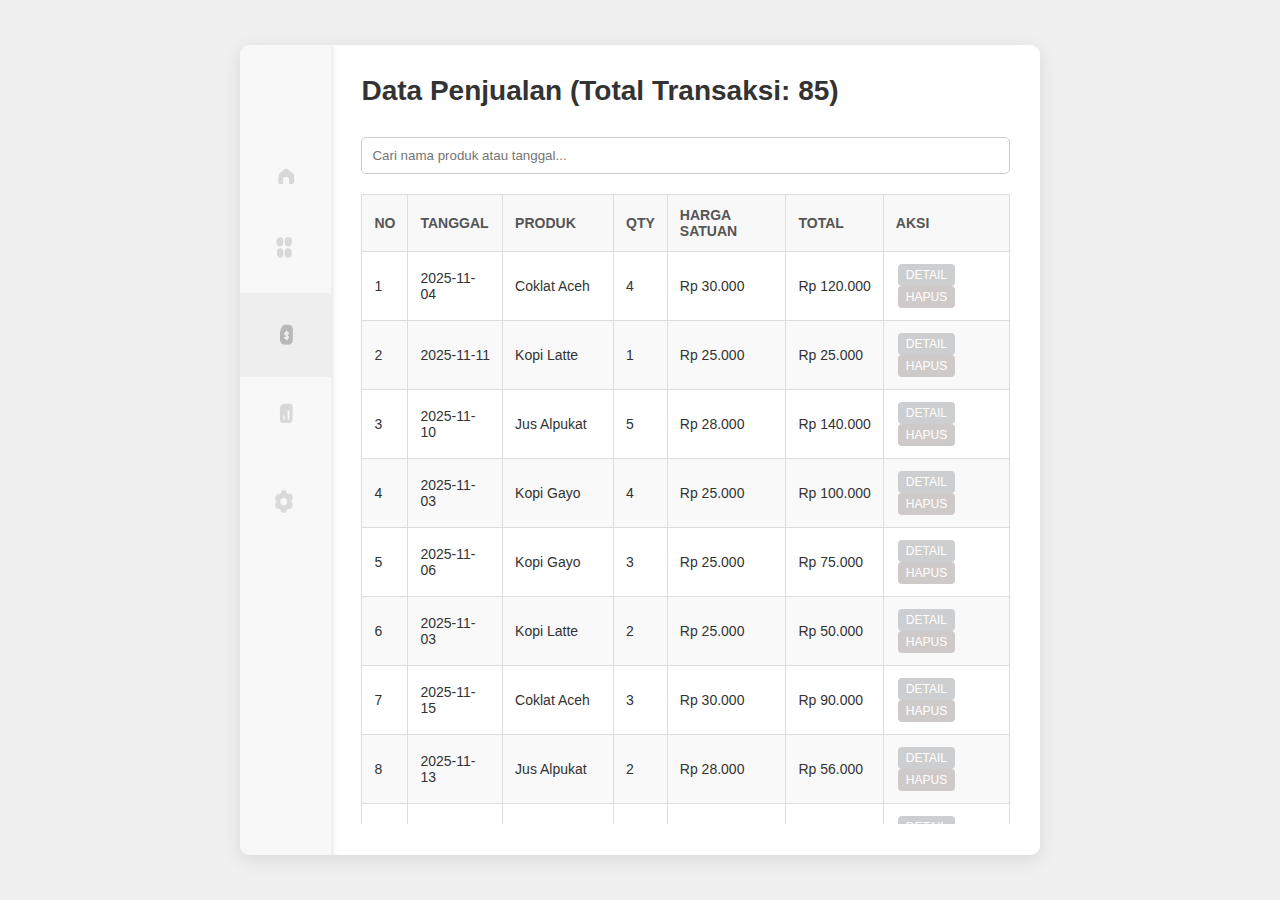
<file: total-sales.html>
<!DOCTYPE html>
<html lang="id">
<head>
    <meta charset="UTF-8">
    <meta name="viewport" content="width=device-width, initial-scale=1.0">
    <title>Total Penjualan - Universitas Harkat Negeri</title>
    <style>
        /* CSS yang konsisten (seperti total-revenue.html sebelumnya) */
        body { font-family: Arial, sans-serif; margin: 0; display: flex; justify-content: center; align-items: center; min-height: 100vh; color: #333; background-color: #f0f0f0; }
        .dashboard-wrapper { display: flex; width: 800px; height: 90vh; max-height: 900px; background-color: #fff; border-radius: 10px; box-shadow: 0 4px 20px rgba(0, 0, 0, 0.1); overflow: hidden; }
        /* SIDEBAR */
        .sidebar { width: 100px; background-color: #f8f8f8; box-shadow: 2px 0 5px rgba(0, 0, 0, 0.1); display: flex; flex-direction: column; align-items: center; padding-top: 80px; height: 100%; z-index: 10; }
        .sidebar a { padding: 2px 0; text-align: center; display: flex; justify-content: center; align-items: center; text-decoration: none; width: 100%; transition: background-color 0.3s; box-sizing: border-box; }
        .sidebar a:hover { background-color: #eeeeee; }
        .sidebar .icon { width: 80px; height: 80px; filter: grayscale(100%) opacity(0.5); transition: opacity 0.3s, filter 0.3s; }
        .sidebar a:hover .icon { opacity: 1; filter: none; }
        .sidebar a.active-link { background-color: #eeeeee; padding-top: 2px; padding-bottom: 2px; border-left: 5px solid #4a4a4a; margin-left: -5px; width: calc(100% + 5px); }
        .sidebar a.active-link .icon { filter: none; opacity: 1; }
        /* MAIN CONTENT */
        .main-content { flex-grow: 1; padding: 30px; background-color: #fff; overflow-y: auto; }
        .header { margin-bottom: 30px; }
        .header h1 { font-size: 28px; font-weight: bold; color: #333; margin: 0; }
        .search-container { margin-bottom: 20px; }
        .search-container input { width: 100%; padding: 10px; border-radius: 5px; border: 1px solid #ccc; box-sizing: border-box; }
        /* TABLE STYLING */
        table { width: 100%; border-collapse: collapse; margin-top: 0; border: 1px solid #ddd; }
        th, td { padding: 12px; border: 1px solid #ddd; text-align: left; font-size: 14px; }
        th { background: #f8f8f8; font-weight: bold; color: #555; text-transform: uppercase; }
        tr:nth-child(even) { background-color: #f9f9f9; }
        .btn { padding: 4px 8px; font-size: 12px; font-weight: 500; text-transform: uppercase; border-radius: 4px; cursor: pointer; border: none; color: white; margin: 0 2px; }
        .detail { background: #cccecf; }
        .delete { background: #cfcaca; }
        .scroll-area { max-height: calc(90vh - 180px); overflow-y: auto; }
        
        /* MODAL STYLES (Diperlukan untuk Hapus) */
        .modal {
            position: fixed; top: 0; left: 0; width: 100%; height: 100%;
            background: rgba(0,0,0,0.35); display: none; /* Default hidden */
            justify-content: center; align-items: center; z-index: 9999;
        }
        .modal-box {
            background: white; width: 350px; padding: 22px; border-radius: 10px;
            box-shadow: 0 8px 20px rgba(0,0,0,0.25); text-align: center;
        }
        .modal-box button {
            padding: 8px 15px; border: none; border-radius: 6px; cursor: pointer; font-weight: bold;
        }
        .cancel-btn { background: #ddd; margin-right: 5px; }
        .delete-btn { background: rgb(202, 192, 192); color:white; }
        .modal-box p { margin: 15px 0; font-size: 16px; }
    </style>
</head>
<body>

    <div class="dashboard-wrapper">
        <div class="sidebar">
            <a href="dashboard.html" title="Dashboard"> 
                <img src="assets/image/home.png" alt="Dashboard Icon" class="icon"/>
            </a>
            <a href="products.html" title="Data Produk">
                <img src="assets/image/dataproduk.png" alt="Products Icon" class="icon"/>
            </a>
            <a href="total-sales.html" class="active-link" title="Penjualan">
                <img src="assets/image/penjualan.png" alt="Sales Icon" class="icon"/>
            </a>
            <a href="laporan.html" title="Laporan"> 
                <img src="assets/image/laporan.png" alt="Reports Icon" class="icon"/>
            </a>
            <a href="pengaturan.html" title="Pengaturan">
                <img src="assets/image/pengaturan.png" alt="Settings Icon" class="icon"/>
            </a>
        </div>

        <div class="main-content">
            <div class="header">
                <h1>Data Penjualan (Total Transaksi: <span id="totalSalesHeader">85</span>)</h1> 
            </div>

            <div class="main-content-area">
                <div class="search-container">
                    <input type="text" id="search" placeholder="Cari nama produk atau tanggal...">
                </div>

                <div class="scroll-area">
                    <table id="salesTable">
                        <thead>
                            <tr>
                                <th>No</th>
                                <th>Tanggal</th>
                                <th>Produk</th>
                                <th>Qty</th>
                                <th>Harga Satuan</th>
                                <th>Total</th>
                                <th>Aksi</th>
                            </tr>
                        </thead>
                        <tbody id="salesTableBody"></tbody> </table>
                </div>
            </div>
        </div>
    </div>
    
    <div id="deleteModal" class="modal">
        <div class="modal-box">
            <h3>Konfirmasi Hapus</h3>
            <p id="deleteText">Apakah kamu yakin ingin menghapus transaksi ini? Aksi ini tidak dapat dibatalkan.</p>
            <div style="text-align:right;">
                <button class="cancel-btn" onclick="closeDelete()">Batal</button>
                <button class="delete-btn" onclick="confirmDelete()">Hapus</button>
            </div>
        </div>
    </div>

<script>
    const DATE_START = new Date("2025-11-01");
    const NUM_SALES = 85; 
    
    // Data Produk
    const ALL_PRODUCTS = [
        { name: "Kopi Gayo", price: 25000 },
        { name: "Teh Hitam", price: 18000 },
        { name: "Coklat Aceh", price: 30000 },
        { name: "Kopi Latte", price: 25000 },
        { name: "Es Teh Leci", price: 18000 },
        { name: "Susu Vanilla", price: 20000 },
        { name: "Ice Blend Coklat", price: 32000 },
        { name: "Jus Alpukat", price: 28000 },
    ];
    
    let salesData = []; 
    const tableBody = document.getElementById("salesTableBody"); // Menggunakan ID yang diperbarui
    let deleteId = null; // Variabel global untuk menyimpan ID yang akan dihapus

    let currentId = 1; // Untuk ID unik

    function formatRupiah(number) {
        return new Intl.NumberFormat('id-ID', {
            style: 'currency',
            currency: 'IDR',
            minimumFractionDigits: 0
        }).format(number);
    }
    
    function generateRandomSales() {
        salesData = []; 
        for (let i = 0; i < NUM_SALES; i++) {
            const randomProduct = ALL_PRODUCTS[Math.floor(Math.random() * ALL_PRODUCTS.length)];
            const qty = Math.floor(Math.random() * 5) + 1; 
            
            const date = new Date(DATE_START);
            date.setDate(DATE_START.getDate() + Math.floor(Math.random() * 15));
            const dateString = date.toISOString().split('T')[0];

            salesData.push({
                id: currentId++, // Menambahkan ID unik
                product: randomProduct.name,
                qty: qty,
                price: randomProduct.price,
                total: qty * randomProduct.price,
                date: dateString
            });
        }
    }

    function updateHeaderCount() {
        document.getElementById("totalSalesHeader").innerText = salesData.length;
    }

    function renderSalesTable(data = salesData) {
        tableBody.innerHTML = "";
        let counter = 1;

        data.forEach(s => {
            let row = tableBody.insertRow();
            
            row.innerHTML = `
                <td>${counter++}</td>
                <td>${s.date}</td>
                <td>${s.product}</td>
                <td>${s.qty}</td>
                <td>${formatRupiah(s.price)}</td>
                <td>${formatRupiah(s.total)}</td>
                <td>
                    <button class="btn detail">Detail</button>
                    <button class="btn delete" onclick="deleteSale(${s.id})">Hapus</button>
                </td>
            `;
        });
        updateHeaderCount(); // Update hitungan setiap kali render
    }

    /* =============== DELETE MODAL HANDLERS (FUNGSI BARU) =============== */

    window.deleteSale = function(id) {
        deleteId = id;
        const s = salesData.find(x => x.id === id);

        document.getElementById("deleteText").textContent =
            `Apakah kamu yakin ingin menghapus transaksi produk "${s.product}" tanggal ${s.date}? Aksi ini tidak dapat dibatalkan.`;

        document.getElementById("deleteModal").style.display = "flex";
    }

    window.closeDelete = function() {
        document.getElementById("deleteModal").style.display = "none";
    }

    window.confirmDelete = function() {
        salesData = salesData.filter(s => s.id !== deleteId);
        closeDelete();
        renderSalesTable(); // Render ulang tabel setelah penghapusan
        alert("Transaksi berhasil dihapus!");
    }

    // Fungsi pencarian
    document.getElementById("search").addEventListener("keyup", function() {
        let keyword = this.value.toLowerCase();
        
        const filteredSales = salesData.filter(s => {
            const text = `${s.date} ${s.product}`.toLowerCase();
            return text.includes(keyword);
        });
        
        renderSalesTable(filteredSales);
    });

    // Inisialisasi
    generateRandomSales();
    renderSalesTable();
</script>

</body>
</html>
</file>
<file: style.css>
/* Styling dasar */
body {
    font-family: Arial, sans-serif;
    display: flex;
    justify-content: center;
    align-items: center;
    min-height: 100vh;
    margin: 0;
    background-color: #f5f5f5; 
}

/* Container utama login */
.login-container {
    display: flex;
    width: 800px; 
    max-width: 90%;
    background-color: #fff;
    border-radius: 10px;
    box-shadow: 0 4px 20px rgba(0, 0, 0, 0.1);
    overflow: hidden; 
}

/* Bagian Ilustrasi (kiri) */
.illustration-area {
    flex: 1; 
    background-color: #f7f7f7; 
    display: flex;
    justify-content: center;
    align-items: center;
    padding: 20px;
}

.illustration-placeholder {
    width: 100%;
    height: 100%;
    display: flex;
    justify-content: center;
    align-items: center;
    color: #666;
    font-style: italic;
    /* Dihapus: border: 1px dashed #ccc; karena sudah ada gambar */
    min-height: 400px; 
}

/* --- ATURAN BARU UNTUK GAMBAR ILUSTRASI --- */
.login-illustration-image {
    max-width: 100%; 
    max-height: 100%; 
    height: auto; 
    display: block;
    object-fit: contain; /* Memastikan gambar sepenuhnya terlihat tanpa terpotong */
}
/* ------------------------------------------- */

/* Bagian Form Login (kanan) */
.login-form-area {
    flex: 1; 
    padding: 40px;
    display: flex;
    flex-direction: column;
    justify-content: center;
}

.welcome-text {
    text-align: center;
    margin-bottom: 30px;
    color: #333;
    font-weight: bold;
}

/* Input Styling */
.input-group {
    position: relative;
    margin-bottom: 20px;
}

/* Styling Gambar Ikon Email/Password */
.input-icon {
    position: absolute;
    top: 50%;
    left: 8px; 
    transform: translateY(-50%);
    width: 20px; 
    height: 20px; 
    object-fit: contain;
    opacity: 0.6; 
}

.input-group input {
    width: 100%;
    padding: 12px 12px 12px 35px; 
    /* PERUBAHAN KRUSIAL: Border lebih gelap */
    border: 1px solid #555; 
    border-radius: 5px;
    box-sizing: border-box;
    font-size: 16px;
    outline: none;
}

/* Fokus tetap menggunakan border yang sangat gelap */
.input-group input:focus {
    border-color: #333; 
}

/* Forgot Password */
.forgot-password {
    display: block;
    text-align: right;
    font-size: 14px;
    color: #5a5a5a;
    text-decoration: none;
    margin-bottom: 20px;
}

/* Tombol Login (Gaya Outline Figma) */
.login-button {
    width: 100%;
    padding: 12px;
    background-color: white; 
    /* PERUBAHAN KRUSIAL: Border lebih gelap */
    border: 1px solid #555; 
    color: #333; 
    border-radius: 5px;
    font-size: 16px;
    cursor: pointer;
    transition: all 0.3s;
}

.login-button:hover {
    background-color: #f0f0f0; 
    border-color: #333; /* Border menjadi hitam saat di-hover */
}

/* Separator OR */
.separator {
    display: flex;
    align-items: center;
    text-align: center;
    margin: 30px 0;
}

.line {
    flex-grow: 1;
    border: none;
    border-top: 1px solid #aaa; /* Garis separator dibuat sedikit lebih gelap */
}

.or-text {
    padding: 0 15px;
    color: #888;
    font-size: 14px;
}

/* Social Login Buttons (Gaya Outline Figma) */
.social-login {
    display: flex;
    justify-content: space-between;
    gap: 10px;
}

.social-button {
    flex: 1;
    padding: 10px;
    /* PERUBAHAN KRUSIAL: Border lebih gelap */
    border: 1px solid #555; 
    background-color: white;
    color: #555;
    border-radius: 5px;
    cursor: pointer;
    font-size: 15px;
    font-weight: 300; 
    display: flex;
    align-items: center;
    justify-content: center;
    transition: all 0.3s;
}

.social-button:hover {
    background-color: #f9f9f9;
    border-color: #333; /* Border menjadi hitam saat di-hover */
}

/* Styling Gambar Ikon Social Media */
.social-icon {
    width: 20px; 
    height: 20px;
    margin-right: 8px; 
    object-fit: contain;
    opacity: 0.8; 
}

/* Sign Up Text */
.signup-text {
    text-align: center;
    margin-top: 25px;
    font-size: 14px;
    color: #666;
}

.signup-text a {
    color: #333;
    text-decoration: none;
    font-weight: bold;
}

/* Media Query untuk tampilan mobile */
@media (max-width: 768px) {
    .login-container {
        flex-direction: column;
        width: 95%;
    }
    .illustration-area {
        display: none; 
    }
    .login-form-area {
        padding: 30px;
    }
    .social-login {
        flex-direction: column;
    }
}

/* CSS untuk Halaman Dashboard */
body {
    font-family: Arial, sans-serif;
    margin: 0;
    display: flex;
    justify-content: center; 
    align-items: center;
    min-height: 100vh; 
    color: #333;
    background-color: #f0f0f0; 
}

.dashboard-wrapper {
    display: flex;
    width: 800px; 
    height: 90vh; 
    max-height: 900px; 
    background-color: #fff;
    border-radius: 10px;
    box-shadow: 0 4px 20px rgba(0, 0, 0, 0.1);
    overflow: hidden; 
}

.sidebar {
    width: 100px;
    background-color: #f8f8f8; 
    box-shadow: 2px 0 5px rgba(0, 0, 0, 0.1); 
    display: flex;
    flex-direction: column;
    align-items: center;
    padding-top: 80px; 
    position: static; 
    height: 100%;
    z-index: 10;
}

.sidebar a {
    padding: 2px 0; 
    text-align: center;
    display: flex;
    justify-content: center;
    align-items: center;
    text-decoration: none;
    width: 100%;
    transition: background-color 0.3s;
    box-sizing: border-box; 
}

.sidebar a:hover {
    background-color: #eeeeee; 
}

.sidebar .icon {
    width: 80px; 
    height: 80px;
    filter: grayscale(100%) opacity(0.5); 
    transition: opacity 0.3s, filter 0.3s;
}

.sidebar a:hover .icon {
    opacity: 1; 
    filter: none; 
}

.sidebar a.active {
    background-color: #eeeeee; 
    padding-top: 2px; 
    padding-bottom: 2px; 
    border-left: 5px solid #4a4a4a; 
    margin-left: -5px;
    width: calc(100% + 5px); 
}

.sidebar a.active .icon {
    filter: none; 
    opacity: 1; 
}

.main-content {
    flex-grow: 1;
    padding: 30px;
    background-color: #fff; 
    overflow-y: auto; 
    box-shadow: none; 
}

.header {
    margin-bottom: 30px;
}

.header h1 {
    font-size: 28px;
    font-weight: bold;
    color: #333;
    margin: 0;
}

.main-container-box {
    background-color: transparent; 
    padding: 0; 
    border-radius: 0;
    box-shadow: none;
    border: none; 
    display: flex;
    flex-direction: column;
    gap: 20px; 
}

.summary-cards {
    display: grid;
    grid-template-columns: repeat(3, 1fr); 
    gap: 20px;
}

.card {
    background-color: #fff; 
    padding: 20px;
    border-radius: 8px;
    box-shadow: 0 4px 10px rgba(0, 0, 0, 0.1); 
    display: flex;
    flex-direction: column;
    align-items: center;
    text-align: center;
    border: 2px solid #ccc; 
    transition: transform 0.2s;
    cursor: pointer; /* DITAMBAHKAN */
}

.card:hover {
    transform: translateY(-2px);
    box-shadow: 0 6px 15px rgba(0, 0, 0, 0.15);
}

.card-icon {
    width: 48px;
    height: 48px;
    margin-bottom: 10px;
}

.card-title {
    font-size: 16px;
    color: #666;
    margin-bottom: 5px;
}

.card-value {
    font-size: 24px;
    font-weight: bold;
    color: #333;
}

.navigation-card-area {
    width: 100%;
}

.navigation-card {
    display: flex;
    align-items: center;
    justify-content: center;
    height: 120px; 
    width: 100%; 
    background-color: #fff; 
    border: 2px solid #ccc; 
    border-radius: 8px;
    box-shadow: 0 4px 10px rgba(0, 0, 0, 0.1); 
    text-decoration: none;
    cursor: pointer;
    transition: background-color 0.3s, box-shadow 0.3s, transform 0.2s;
    color: #333; 
    font-size: 18px; 
    font-weight: 500;
}

.navigation-card:hover {
    background-color: #f5f5f5;
    box-shadow: 0 6px 15px rgba(0, 0, 0, 0.15);
    transform: translateY(-2px);
}

/* (SEMUA KODE CSS LAMA TETAP SAMA DI SINI) */
*, *::before, *::after { box-sizing: border-box; }

body {
    font-family: Arial, sans-serif;
    margin: 0;
    display: flex;
    justify-content: center; 
    align-items: center;
    min-height: 100vh; 
    color: #333;
    background-color: #f0f0f0; 
    font-size: 16px; 
}

.products-wrapper {
    display: flex;
    width: 800px;
    height: 90vh;
    max-height: 900px; 
    background-color: #fff;
    border-radius: 10px;
    box-shadow: 0 4px 20px rgba(0, 0, 0, 0.1);
    overflow: hidden; 
}

/* SIDEBAR STYLES */
.sidebar {
    width: 100px;
    background-color: #f8f8f8; 
    box-shadow: 2px 0 5px rgba(0, 0, 0, 0.05);
    display: flex;
    flex-direction: column;
    align-items: center;
    padding-top: 80px; 
}

.sidebar a {
    padding: 2px 0; 
    display: flex;
    justify-content: center;
    align-items: center;
    text-decoration: none;
    width: 100%;
    transition: background-color 0.3s;
}

.sidebar a:hover { background-color: #eeeeee; }

.sidebar .icon {
    width: 80px; 
    height: 80px;
    filter: grayscale(100%) opacity(0.5);
    transition: 0.3s;
}

.sidebar a:hover .icon {
    opacity: 1;
    filter: grayscale(0%) opacity(1);
}

.sidebar a.active {
    background-color: #eeeeee; 
    border-left: 5px solid #4a4a4a; 
    margin-left: -5px;
    width: calc(100% + 5px); 
}

.sidebar a.active .icon {
    filter: none;
    opacity: 1;
}

/* MAIN CONTENT STYLES */
.main-content { flex-grow: 1; padding: 30px; }
.header { margin-bottom: 30px; }
.header h1 { font-size: 28px; font-weight: bold; margin: 0; }

.main-container-box {
    background-color: #fff;
    padding: 20px; 
    border-radius: 10px;
    box-shadow: 0 4px 15px rgba(0, 0, 0, 0.1);
    border: 1px solid #ddd; 
}

/* TABLE STYLES */
.product-table {
    width: 100%;
    border-collapse: collapse;
    font-size: 14px;
}

.product-table th, .product-table td {
    padding: 12px 15px;
    text-align: left;
    border-bottom: 1px solid #eee; 
}

.product-table th {
    background-color: #f8f8f8;
    font-weight: bold;
    text-transform: uppercase;
}

/* ACTION ICONS */
.action-icon {
    cursor: pointer;
    margin-right: 10px;
    width: 28px; 
    height: 28px; 
    transition: 0.2s;
}

.action-icon:hover { opacity: 0.7; }

/* MODAL GLOBAL STYLES */
.modal {
    position: fixed;
    top: 0; left: 0;
    width: 100%; height: 100%;
    background: rgba(0,0,0,0.35);
    display: none; /* Default hidden */
    justify-content: center;
    align-items: center;
    z-index: 9999;
}

.modal-box {
    background: white;
    width: 350px;
    padding: 22px;
    border-radius: 10px;
    box-shadow: 0 8px 20px rgba(0,0,0,0.25);
}

.modal-box label {
    display: block;
    margin-bottom: 4px;
    font-size: 14px;
    font-weight: bold;
    color: #555;
}

.modal-box input {
    width: 100%;
    padding: 10px;
    border: 1px solid #ccc;
    border-radius: 6px;
    margin-bottom: 12px;
}

.modal-box button {
    padding: 8px 15px;
    border: none;
    border-radius: 6px;
    cursor: pointer;
    font-weight: bold;
}

.cancel-btn { background: #ddd; margin-right: 5px; }
.save-btn { background: #4a4a4a; color: white; }
.delete-btn { background: red; color:white; }


/* ===== DARK MODE POPUP LOGIN (FINAL) ===== */

.popup-overlay {
    display: none;
    position: fixed;
    top: 0; 
    left: 0;
    width: 100%; 
    height: 100%;
    background: rgba(0,0,0,0.65);
    backdrop-filter: blur(3px);
    justify-content: center;
    align-items: center;
    z-index: 99999;
}

.popup-box {
    width: 300px;
    background: #1b1b1b;
    color: white;
    padding: 25px;
    border-radius: 14px;
    text-align: center;
    box-shadow: 0 0 25px rgba(0,0,0,0.6);
    animation: fadeIn 0.3s ease;
}

.popup-box h3 {
    margin: 0;
    font-size: 20px;
    font-weight: bold;
    color: white;
}

.popup-box p {
    font-size: 14px;
    margin: 10px 0 22px;
    opacity: 0.85;
}

#popupOk {
    width: 100%;
    padding: 10px;
    background: #4a4a4a;
    color: white;
    border: none;
    border-radius: 8px;
    cursor: pointer;
    font-size: 15px;
    transition: 0.2s ease;
}

#popupOk:hover {
    background: #5a5a5a;
}

/* Animasi muncul */
@keyframes fadeIn {
    from { transform: scale(0.85); opacity: 0; }
    to   { transform: scale(1); opacity: 1; }
}
</file>
